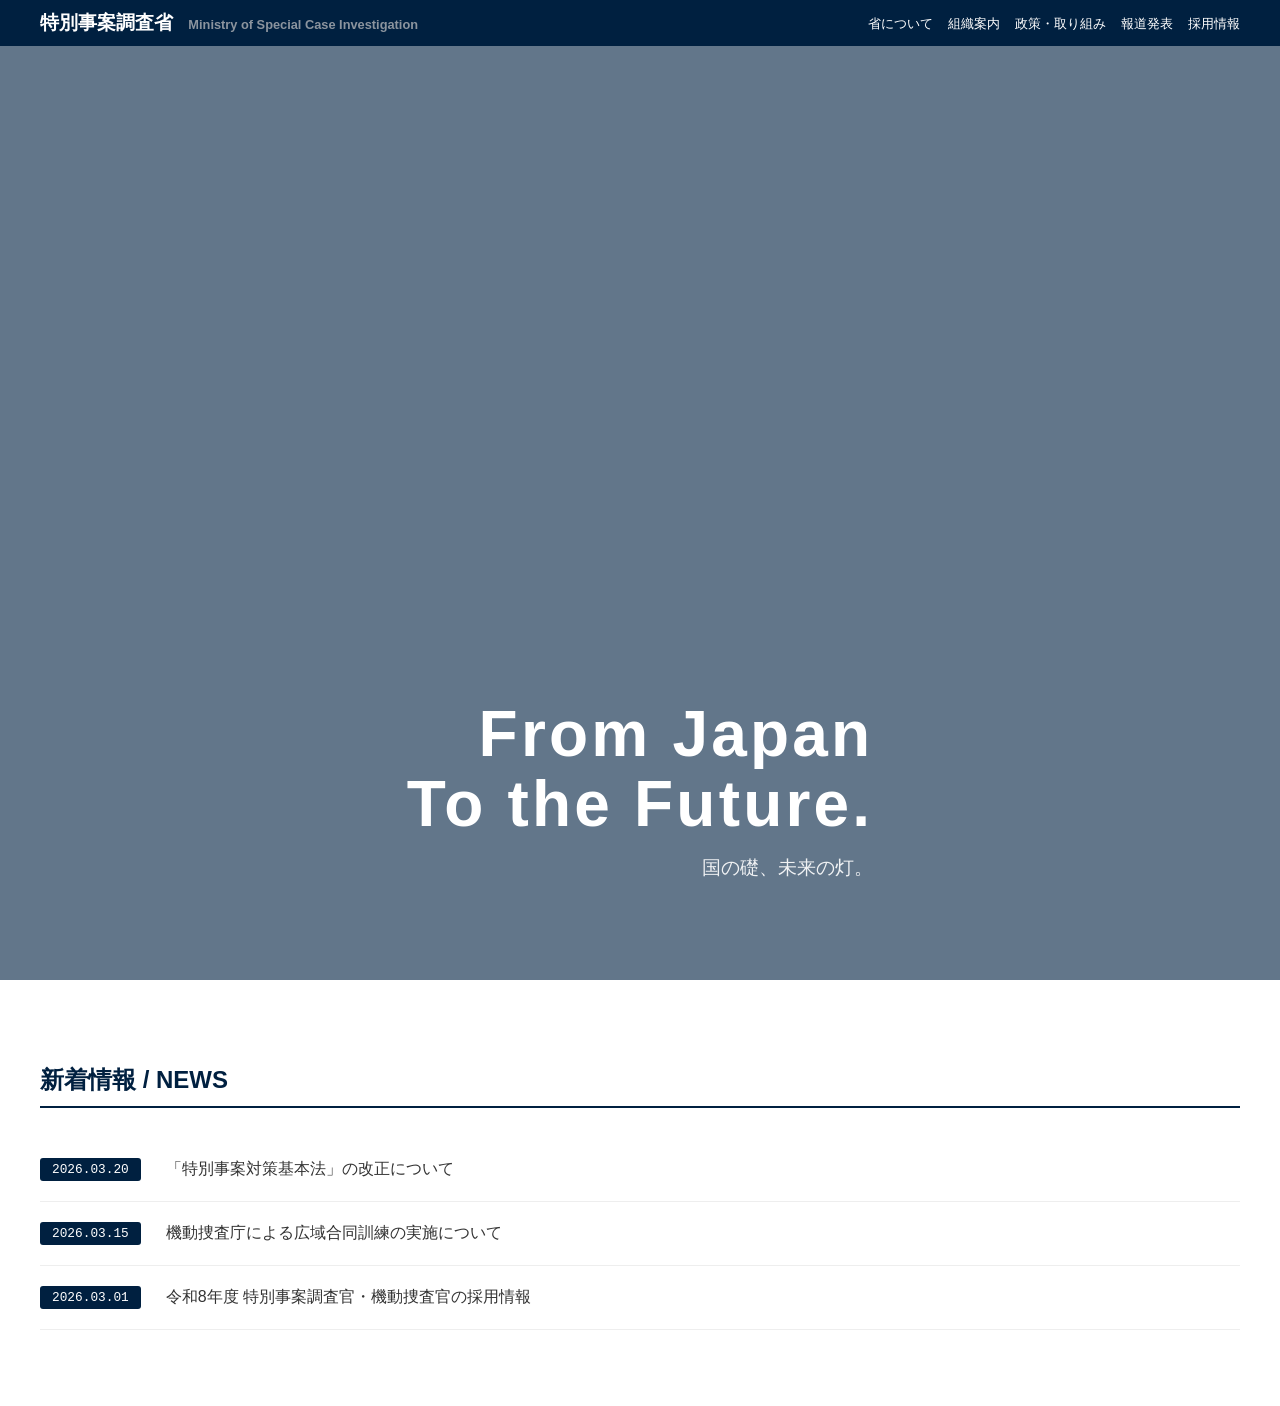
<file: index.html>
<!DOCTYPE html>
<html lang="ja">
<head>
    <meta charset="UTF-8">
    <title>特別事案調査省 - Ministry of Special Case Investigation</title>
    <link rel="stylesheet" href="style.css">
</head>
<body>

<div id="header-placeholder"></div>

<main>
    <section class="hero-banner">
        <div class="container">
            <div class="hero-content">
                <h2>From Japan<br>To the Future.</h2>
                <p>国の礎、未来の灯。</p>
            </div>
        </div>
    </section>

    <div class="news-section">
        <div class="container">
            <h3>新着情報 / NEWS</h3>
            <ul class="news-list">
                <li>
                    <span class="date">2026.03.20</span> 
                    <a href="#">「特別事案対策基本法」の改正について</a>
                </li>
                <li>
                    <span class="date">2026.03.15</span> 
                    <a href="#">機動捜査庁による広域合同訓練の実施について</a>
                </li>
                <li>
                    <span class="date">2026.03.01</span> 
                    <a href="#">令和8年度 特別事案調査官・機動捜査官の採用情報</a>
                </li>
            </ul>
        </div>
    </div>
</main>

<script>
    fetch('header.html')
        .then(response => response.text())
        .then(data => {
            document.getElementById('header-placeholder').innerHTML = data;
        });
</script>

</body>
</html>
</file>
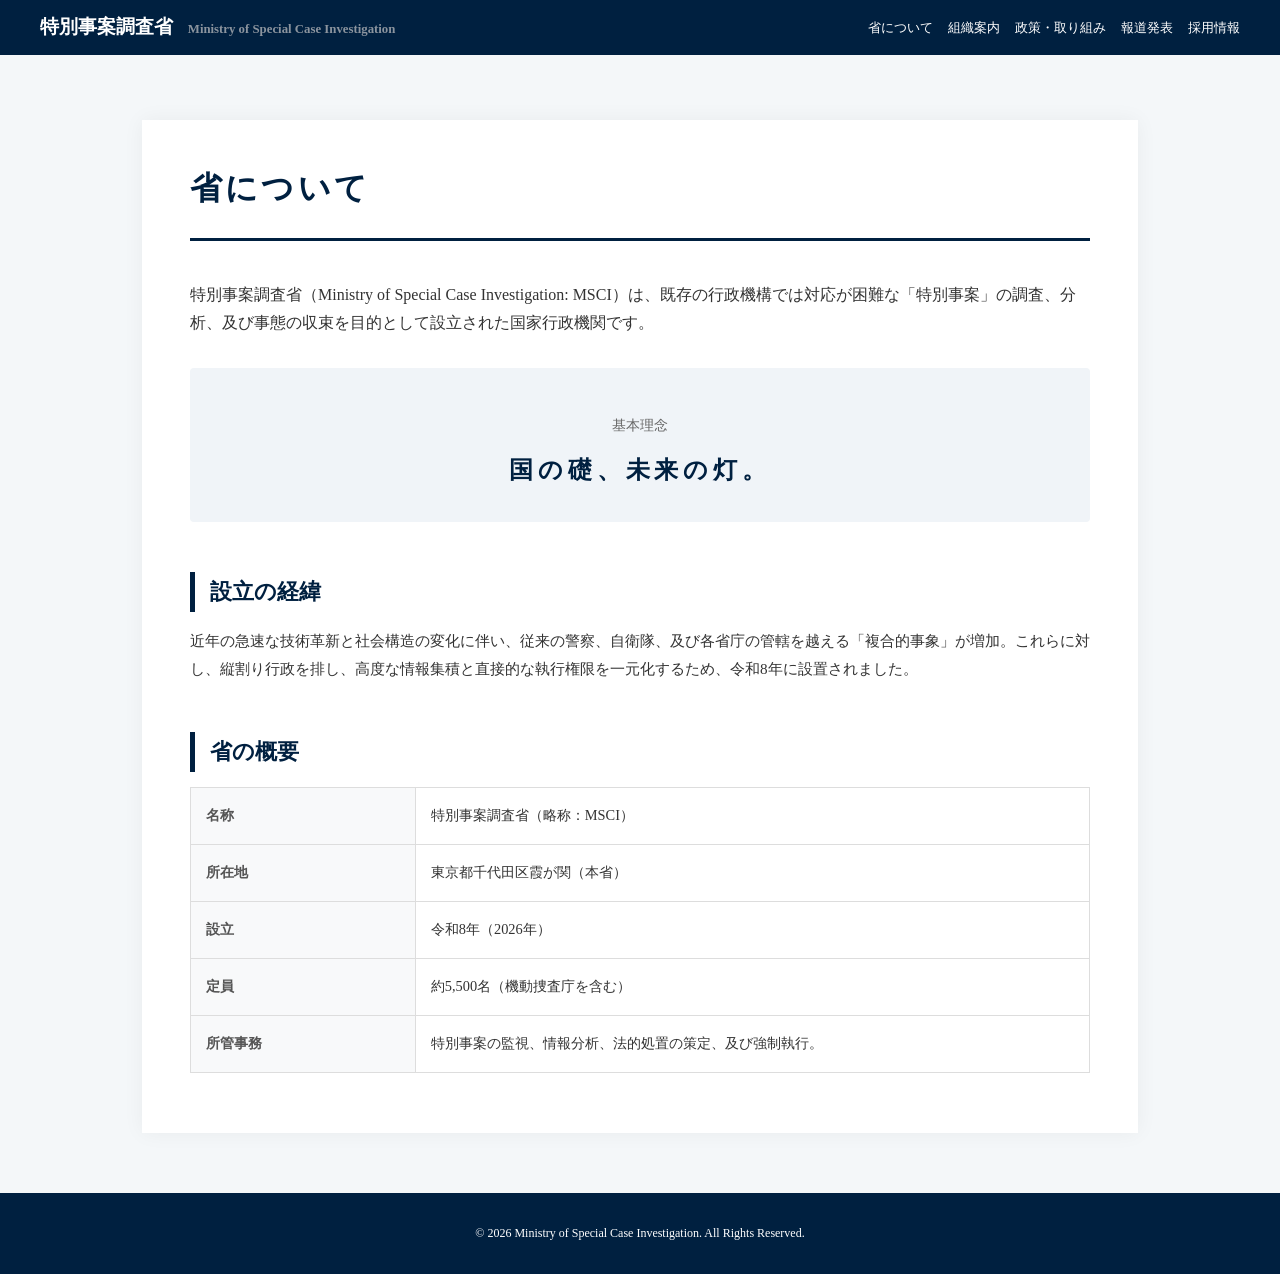
<file: about.html>
<!DOCTYPE html>
<html lang="ja">
<head>
  <meta charset="UTF-8">
  <meta name="viewport" content="width=device-width, initial-scale=1.0">
  <title>省について | 特別事案調査省 - MSCI</title>
  <link rel="stylesheet" href="style.css">
  <style>
    body {
      margin: 0;
      font-family: "Hiragino Mincho ProN", "MS Mincho", serif;
      background: #f4f7f9;
      line-height: 1.8;
      color: #333;
    }

    .content-container {
      max-width: 900px;
      margin: 120px auto 60px;
      padding: 0 48px 60px;
      background: white;
      box-shadow: 0 0 20px rgba(0,0,0,0.05);
    }

    .page-header {
      padding: 40px 0 20px;
      border-bottom: 3px solid #002040;
      margin-bottom: 40px;
    }

    .page-header h2 {
      font-size: 2rem;
      color: #002040;
      margin: 0;
      letter-spacing: 0.1em;
    }

    .section-title {
      color: #002040;
      font-size: 1.4rem;
      margin-top: 50px;
      margin-bottom: 15px;
      border-left: 5px solid #002040;
      padding-left: 15px;
    }

    .data-table { width: 100%; border-collapse: collapse; margin-top: 15px; font-size: 0.9rem; }
    .data-table th, .data-table td { border: 1px solid #ddd; padding: 15px; text-align: left; }
    
    .data-table th {
        background-color: #f8f9fa;
        color: #555;
        width: 25%;
    }

    .philosophy-box {
      background: #f0f4f8;
      padding: 30px;
      text-align: center;
      margin: 30px 0;
      border-radius: 4px;
    }

    .philosophy-text {
      font-size: 1.5rem;
      color: #002040;
      font-weight: bold;
      letter-spacing: 0.2em;
    }

    footer { background: #002040; color: #fff; text-align: center; padding: 30px; font-size: 12px; }
  </style>
</head>
<body>

  <div id="header-placeholder"></div>

  <main class="content-container">
    <div class="page-header">
      <h2>省について</h2>
    </div>

    <section>
        <p>特別事案調査省（Ministry of Special Case Investigation: MSCI）は、既存の行政機構では対応が困難な「特別事案」の調査、分析、及び事態の収束を目的として設立された国家行政機関です。</p>
        
        <div class="philosophy-box">
            <p style="font-size: 0.9rem; margin-bottom: 10px; color: #666;">基本理念</p>
            <span class="philosophy-text">国の礎、未来の灯。</span>
        </div>
    </section>

    <section>
        <h3 class="section-title">設立の経緯</h3>
        <p style="font-size: 0.95rem;">
            近年の急速な技術革新と社会構造の変化に伴い、従来の警察、自衛隊、及び各省庁の管轄を越える「複合的事象」が増加。これらに対し、縦割り行政を排し、高度な情報集積と直接的な執行権限を一元化するため、令和8年に設置されました。
        </p>
    </section>

    <section>
        <h3 class="section-title">省の概要</h3>
        <table class="data-table">
            <tr>
                <th>名称</th>
                <td>特別事案調査省（略称：MSCI）</td>
            </tr>
            <tr>
                <th>所在地</th>
                <td>東京都千代田区霞が関（本省）</td>
            </tr>
            <tr>
                <th>設立</th>
                <td>令和8年（2026年）</td>
            </tr>
            <tr>
                <th>定員</th>
                <td>約5,500名（機動捜査庁を含む）</td>
            </tr>
            <tr>
                <th>所管事務</th>
                <td>特別事案の監視、情報分析、法的処置の策定、及び強制執行。</td>
            </tr>
        </table>
    </section>
  </main>

  <footer>
    &copy; 2026 Ministry of Special Case Investigation. All Rights Reserved.
  </footer>

  <script>
    fetch('header.html')
      .then(response => response.text())
      .then(data => {
        document.getElementById('header-placeholder').innerHTML = data;
      });
  </script>

</body>
</html>
</file>
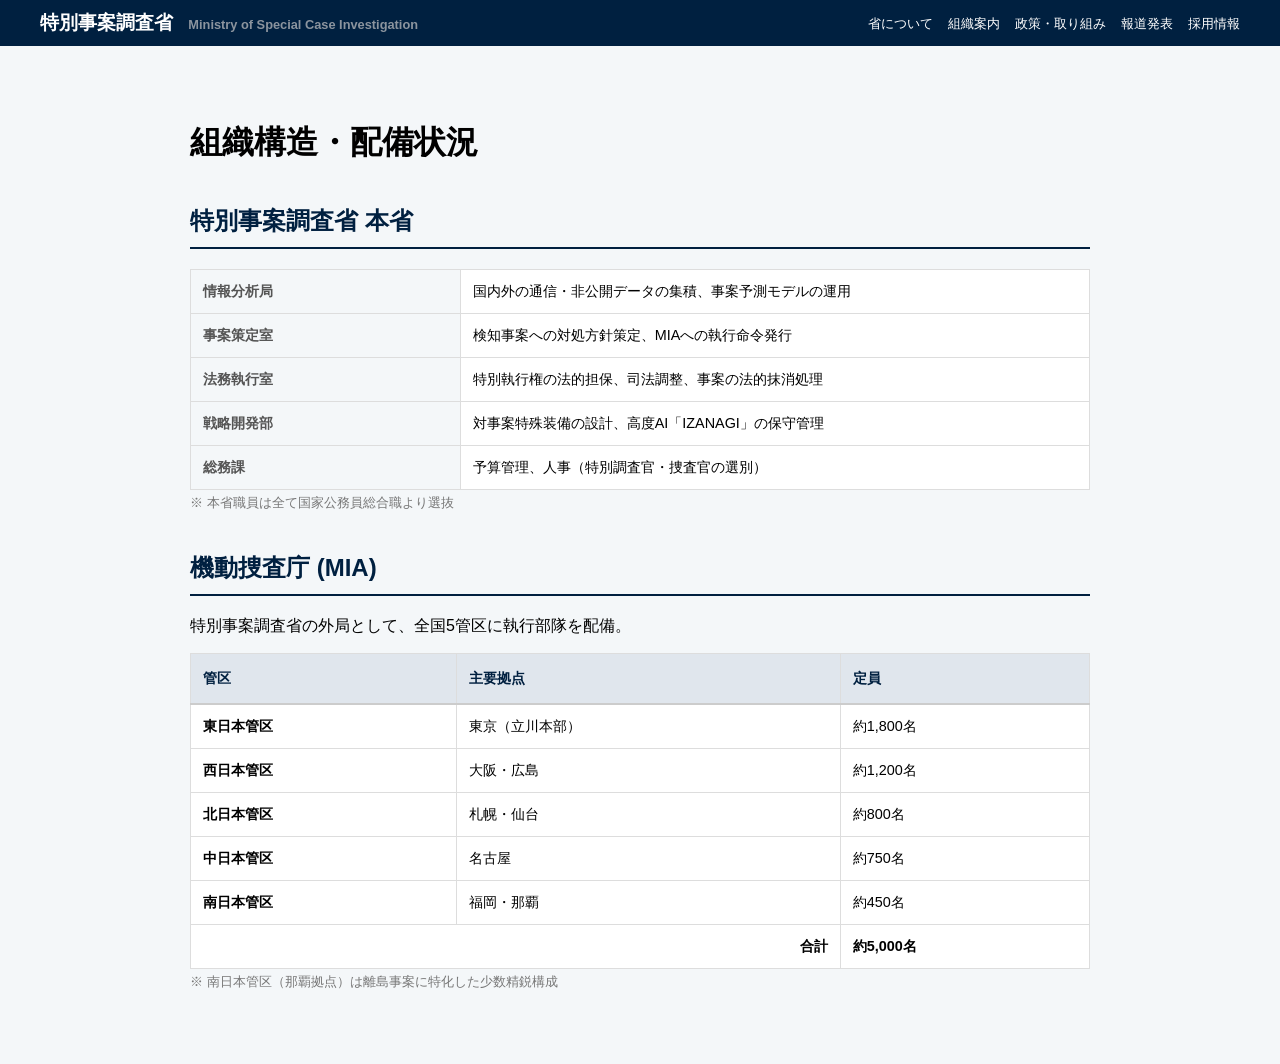
<file: organization.html>
<!DOCTYPE html>
<html lang="ja">
<head>
    <meta charset="UTF-8">
    <title>組織案内 | 特別事案調査省 - MSCI</title>
    <link rel="stylesheet" href="style.css">
    <style>
        /* ページ専用：画像なしの硬派なレイアウト */
        .content-container { padding-top: 100px; padding-bottom: 60px; max-width: 900px; margin: 0 auto; }
        .section-title { color: #002040; border-bottom: 2px solid #002040; padding-bottom: 10px; margin-top: 40px; }
        
        .data-table { width: 100%; border-collapse: collapse; margin-top: 15px; font-size: 0.9rem; }
        .data-table th, .data-table td { border: 1px solid #ddd; padding: 12px; text-align: left; }
        
        /* 本省用（縦見出し） */
        .msci-base-table th { background: #f4f7f9; color: #555; width: 30%; }
        
        /* MIA用（横見出し・修正箇所） */
        .mia-table thead th {
            /* 修正点1：見出しの背景色を少し濃く、文字を太くして視認性アップ */
            background-color: #e0e6ed; 
            color: #002040; /* 文字色を濃い紺に */
            font-weight: bold; /* 太字 */
            border-bottom: 2px solid #ccc; /* 下線を少し強調 */
            padding: 15px 12px; /* 少し余白を広げる */
        }
        
        .data-table td { background: #fff; }
        .caption { font-size: 0.8rem; color: #777; margin-top: 5px; }
    </style>
</head>
<body>

<div id="header-placeholder"></div>

<main class="content-container">
    <h1>組織構造・配備状況</h1>

    <section>
        <h2 class="section-title">特別事案調査省 本省</h2>
        <table class="data-table msci-base-table">
            <tr><th>情報分析局</th><td>国内外の通信・非公開データの集積、事案予測モデルの運用</td></tr>
            <tr><th>事案策定室</th><td>検知事案への対処方針策定、MIAへの執行命令発行</td></tr>
            <tr><th>法務執行室</th><td>特別執行権の法的担保、司法調整、事案の法的抹消処理</td></tr>
            <tr><th>戦略開発部</th><td>対事案特殊装備の設計、高度AI「IZANAGI」の保守管理</td></tr>
            <tr><th>総務課</th><td>予算管理、人事（特別調査官・捜査官の選別）</td></tr>
        </table>
        <p class="caption">※ 本省職員は全て国家公務員総合職より選抜</p>
    </section>

    <section>
        <h2 class="section-title">機動捜査庁 (MIA)</h2>
        <p>特別事案調査省の外局として、全国5管区に執行部隊を配備。</p>
        <table class="data-table mia-table">
            <thead>
                <tr>
                    <th>管区</th>
                    <th>主要拠点</th>
                    <th>定員</th>
                </tr>
            </thead>
            <tbody>
                <tr><td><strong>東日本管区</strong></td><td>東京（立川本部）</td><td>約1,800名</td></tr>
                <tr><td><strong>西日本管区</strong></td><td>大阪・広島</td><td>約1,200名</td></tr>
                <tr><td><strong>北日本管区</strong></td><td>札幌・仙台</td><td>約800名</td></tr>
                <tr><td><strong>中日本管区</strong></td><td>名古屋</td><td>約750名</td></tr>
                <tr><td><strong>南日本管区</strong></td><td>福岡・那覇</td><td>約450名</td></tr>
            </tbody>
            <tfoot>
                <tr style="font-weight: bold; background: #f9f9f9;">
                    <td colspan="2" style="text-align: right;">合計</td>
                    <td>約5,000名</td>
                </tr>
            </tfoot>
        </table>
        <p class="caption">※ 南日本管区（那覇拠点）は離島事案に特化した少数精鋭構成</p>
    </section>
</main>

<script>
    fetch('header.html')
        .then(response => response.text())
        .then(data => {
            document.getElementById('header-placeholder').innerHTML = data;
        });
</script>

</body>
</html>
</file>
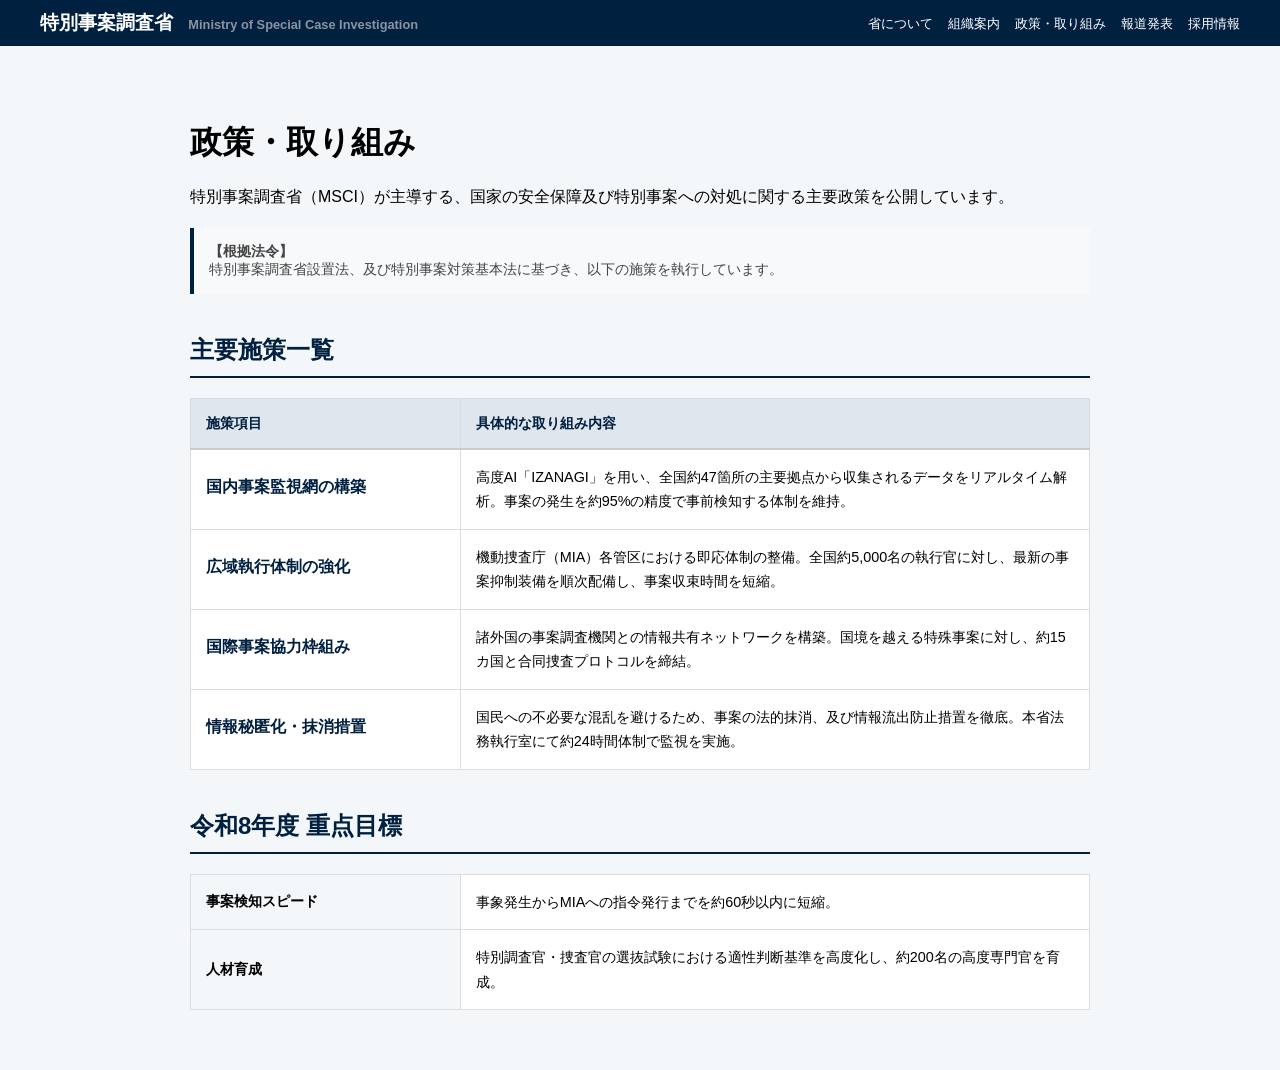
<file: policy.html>
<!DOCTYPE html>
<html lang="ja">
<head>
    <meta charset="UTF-8">
    <title>政策・取り組み | 特別事案調査省 - MSCI</title>
    <link rel="stylesheet" href="style.css">
    <style>
        /* 共通：画像なしの硬派なレイアウト */
        .content-container { padding-top: 100px; padding-bottom: 60px; max-width: 900px; margin: 0 auto; }
        .section-title { color: #002040; border-bottom: 2px solid #002040; padding-bottom: 10px; margin-top: 40px; }
        
        .data-table { width: 100%; border-collapse: collapse; margin-top: 15px; font-size: 0.9rem; }
        .data-table th, .data-table td { border: 1px solid #ddd; padding: 15px; text-align: left; }
        
        /* 見出しの視認性強化（前ページ踏襲） */
        .data-table thead th {
            background-color: #e0e6ed; 
            color: #002040; 
            font-weight: bold;
            border-bottom: 2px solid #ccc;
        }
        
        .data-table td { background: #fff; line-height: 1.7; }
        .policy-name { font-weight: bold; color: #002040; font-size: 1rem; display: block; margin-bottom: 5px; }
        
        .law-reference { 
            background: #f8f9fa; border-left: 4px solid #002040; padding: 15px; 
            margin: 20px 0; font-size: 0.85rem; color: #444;
        }
    </style>
</head>
<body>

<div id="header-placeholder"></div>

<main class="content-container">
    <h1>政策・取り組み</h1>
    <p>特別事案調査省（MSCI）が主導する、国家の安全保障及び特別事案への対処に関する主要政策を公開しています。</p>

    <div class="law-reference">
        <strong>【根拠法令】</strong><br>
        特別事案調査省設置法、及び特別事案対策基本法に基づき、以下の施策を執行しています。
    </div>

    <section>
        <h2 class="section-title">主要施策一覧</h2>
        <table class="data-table">
            <thead>
                <tr>
                    <th style="width: 30%;">施策項目</th>
                    <th style="width: 70%;">具体的な取り組み内容</th>
                </tr>
            </thead>
            <tbody>
                <tr>
                    <td><span class="policy-name">国内事案監視網の構築</span></td>
                    <td>高度AI「IZANAGI」を用い、全国約47箇所の主要拠点から収集されるデータをリアルタイム解析。事案の発生を約95%の精度で事前検知する体制を維持。</td>
                </tr>
                <tr>
                    <td><span class="policy-name">広域執行体制の強化</span></td>
                    <td>機動捜査庁（MIA）各管区における即応体制の整備。全国約5,000名の執行官に対し、最新の事案抑制装備を順次配備し、事案収束時間を短縮。</td>
                </tr>
                <tr>
                    <td><span class="policy-name">国際事案協力枠組み</span></td>
                    <td>諸外国の事案調査機関との情報共有ネットワークを構築。国境を越える特殊事案に対し、約15カ国と合同捜査プロトコルを締結。</td>
                </tr>
                <tr>
                    <td><span class="policy-name">情報秘匿化・抹消措置</span></td>
                    <td>国民への不必要な混乱を避けるため、事案の法的抹消、及び情報流出防止措置を徹底。本省法務執行室にて約24時間体制で監視を実施。</td>
                </tr>
            </tbody>
        </table>
    </section>

    <section>
        <h2 class="section-title">令和8年度 重点目標</h2>
        <table class="data-table">
            <tr>
                <th style="background: #f4f7f9; width: 30%;">事案検知スピード</th>
                <td>事象発生からMIAへの指令発行までを約60秒以内に短縮。</td>
            </tr>
            <tr>
                <th style="background: #f4f7f9;">人材育成</th>
                <td>特別調査官・捜査官の選抜試験における適性判断基準を高度化し、約200名の高度専門官を育成。</td>
            </tr>
        </table>
    </section>
</main>

<script>
    fetch('header.html')
        .then(response => response.text())
        .then(data => {
            document.getElementById('header-placeholder').innerHTML = data;
        });
</script>

</body>
</html>
</file>
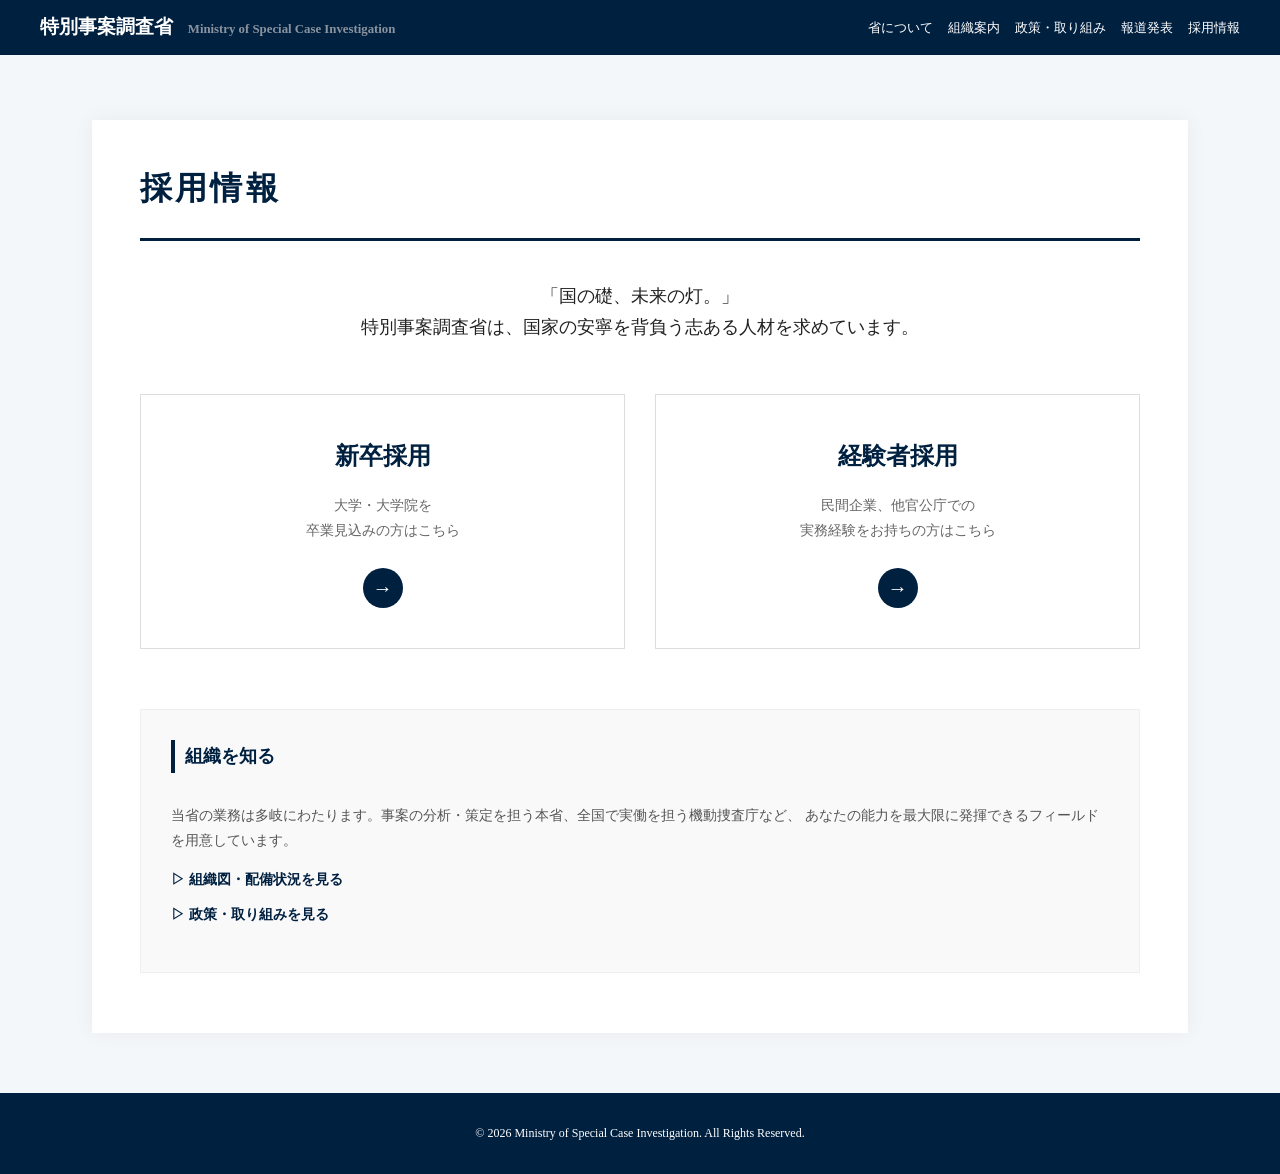
<file: recruit.html>
<!DOCTYPE html>
<html lang="ja">
<head>
  <meta charset="UTF-8">
  <meta name="viewport" content="width=device-width, initial-scale=1.0">
  <title>採用情報 | 特別事案調査省 - MSCI</title>
  <link rel="stylesheet" href="style.css">
  <style>
    body {
      margin: 0;
      font-family: "Hiragino Mincho ProN", "MS Mincho", serif;
      background: #f4f7f9;
      line-height: 1.8;
      color: #333;
    }

    .recruit-container {
      max-width: 1000px;
      margin: 120px auto 60px;
      padding: 0 48px 60px;
      background: white;
      box-shadow: 0 0 20px rgba(0,0,0,0.05);
    }

    .page-header {
      padding: 40px 0 20px;
      border-bottom: 3px solid #002040;
      margin-bottom: 40px;
    }

    .page-header h2 {
      font-size: 2rem;
      color: #002040;
      margin: 0;
      letter-spacing: 0.1em;
    }

    .intro-text {
      font-size: 1.1rem;
      text-align: center;
      margin-bottom: 50px;
      color: #222;
    }

    /* 選択エリア */
    .recruit-selection {
      display: flex;
      gap: 30px;
      margin-bottom: 60px;
    }

    .selection-card {
      flex: 1;
      border: 1px solid #ddd;
      padding: 40px 20px;
      text-align: center;
      transition: 0.3s;
      background: #fff;
      cursor: pointer;
      text-decoration: none; /* 下線を消す */
      color: inherit;
      display: block; /* 領域全体をクリック可能に */
    }

    .selection-card:hover {
      border-color: #002040;
      background: #f0f4f8;
      transform: translateY(-5px);
    }

    .selection-card h4 {
      font-size: 24px;
      margin: 0 0 15px 0;
      color: #002040;
    }

    .selection-card p {
      font-size: 14px;
      color: #666;
      margin-bottom: 25px;
    }

    .btn-arrow {
      display: inline-block;
      width: 40px;
      height: 40px;
      line-height: 40px;
      background: #002040;
      color: white;
      border-radius: 50%;
      font-size: 20px;
    }

    /* インフォメーション */
    .info-box {
      background: #f9f9f9;
      padding: 30px;
      border: 1px solid #eee;
    }

    .info-box h5 {
      margin-top: 0;
      font-size: 18px;
      border-left: 4px solid #002040;
      padding-left: 10px;
      color: #002040;
    }

    .info-list { list-style: none; padding: 0; font-size: 14px; }
    .info-list li { margin-bottom: 10px; }
    .info-list a { color: #002040; text-decoration: none; font-weight: bold; }
    .info-list a:hover { text-decoration: underline; }

    footer { background: #002040; color: #fff; text-align: center; padding: 30px; font-size: 12px; }
  </style>
</head>
<body>

  <div id="header-placeholder"></div>

  <main class="recruit-container">
    <div class="page-header">
      <h2>採用情報</h2>
    </div>

    <div class="intro-text">
      <p>「国の礎、未来の灯。」<br>
      特別事案調査省は、国家の安寧を背負う志ある人材を求めています。</p>
    </div>

    <div class="recruit-selection">
      <a href="recruit_new.html" class="selection-card">
        <h4>新卒採用</h4>
        <p>大学・大学院を<br>卒業見込みの方はこちら</p>
        <div class="btn-arrow">→</div>
      </a>

      <a href="recruit_mid.html" class="selection-card">
        <h4>経験者採用</h4>
        <p>民間企業、他官公庁での<br>実務経験をお持ちの方はこちら</p>
        <div class="btn-arrow">→</div>
      </a>
    </div>

    <div class="info-box">
      <h5>組織を知る</h5>
      <p style="font-size: 14px; color: #555;">
        当省の業務は多岐にわたります。事案の分析・策定を担う本省、全国で実働を担う機動捜査庁など、
        あなたの能力を最大限に発揮できるフィールドを用意しています。
      </p>
      <ul class="info-list">
        <li><a href="organization.html">▷ 組織図・配備状況を見る</a></li>
        <li><a href="policy.html">▷ 政策・取り組みを見る</a></li>
      </ul>
    </div>
  </main>

  <footer>
    &copy; 2026 Ministry of Special Case Investigation. All Rights Reserved.
  </footer>

  <script>
    fetch('header.html')
      .then(response => response.text())
      .then(data => {
        document.getElementById('header-placeholder').innerHTML = data;
      });
  </script>

</body>
</html>
</file>
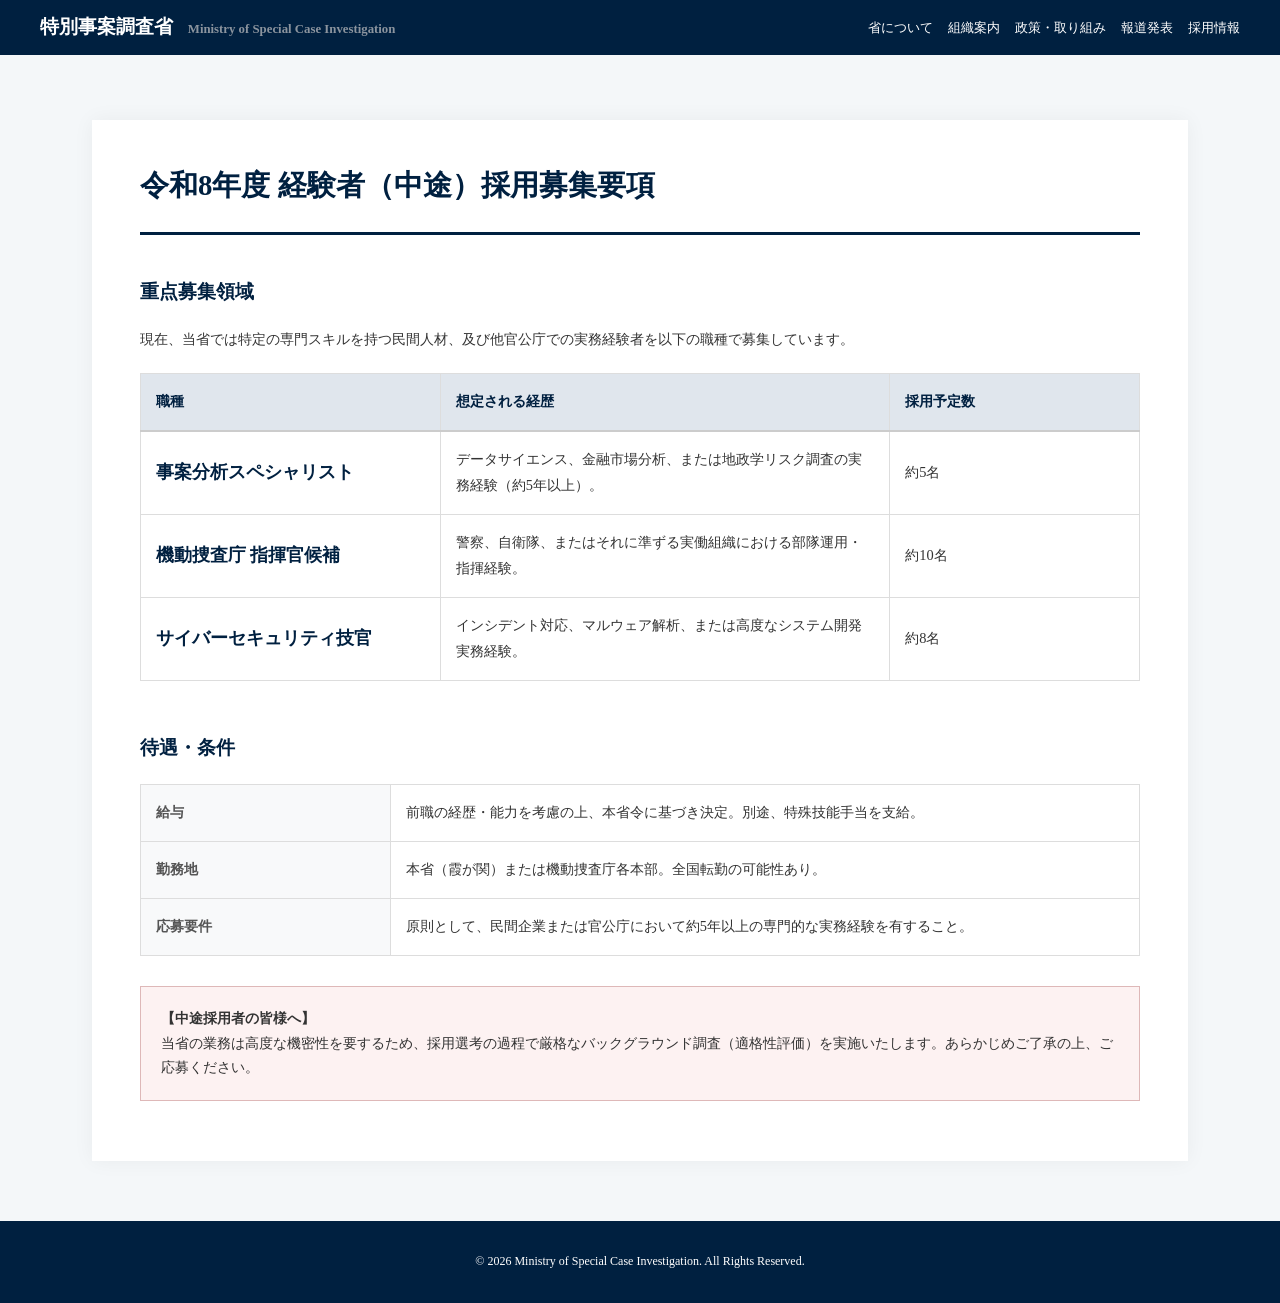
<file: recruit_mid.html>
<!DOCTYPE html>
<html lang="ja">
<head>
  <meta charset="UTF-8">
  <meta name="viewport" content="width=device-width, initial-scale=1.0">
  <title>経験者採用 | 特別事案調査省 - MSCI</title>
  <link rel="stylesheet" href="style.css">
  <style>
    body {
      margin: 0;
      font-family: "Hiragino Mincho ProN", "MS Mincho", serif;
      background: #f4f7f9;
      line-height: 1.8;
      color: #333;
    }

    .recruit-container {
      max-width: 1000px;
      margin: 120px auto 60px;
      padding: 0 48px 60px;
      background: white;
      box-shadow: 0 0 20px rgba(0,0,0,0.05);
    }

    .page-header {
      padding: 40px 0 20px;
      border-bottom: 3px solid #002040;
      margin-bottom: 40px;
    }

    .page-header h2 {
      font-size: 1.8rem;
      color: #002040;
      margin: 0;
    }

    /* テーブルデザインの統一 */
    .data-table { width: 100%; border-collapse: collapse; margin-top: 20px; font-size: 0.9rem; }
    .data-table th, .data-table td { border: 1px solid #ddd; padding: 15px; text-align: left; }
    
    /* 見出しの視認性 */
    .data-table thead th {
        background-color: #e0e6ed; 
        color: #002040; 
        font-weight: bold;
        border-bottom: 2px solid #ccc;
    }

    .data-table th.side-label {
        background-color: #f8f9fa;
        width: 25%;
        color: #555;
    }

    .job-name { font-weight: bold; font-size: 1.1rem; color: #002040; }

    .mid-notice {
        background: #fdf2f2; border: 1px solid #deb8b8; padding: 20px; margin-top: 30px; 
        font-size: 0.85rem; color: #333;
    }

    footer { background: #002040; color: #fff; text-align: center; padding: 30px; font-size: 12px; }
  </style>
</head>
<body>

  <div id="header-placeholder"></div>

  <main class="recruit-container">
    <div class="page-header">
      <h2>令和8年度 経験者（中途）採用募集要項</h2>
    </div>

    <section>
        <h3 style="color: #002040;">重点募集領域</h3>
        <p style="font-size: 0.9rem;">現在、当省では特定の専門スキルを持つ民間人材、及び他官公庁での実務経験者を以下の職種で募集しています。</p>
        <table class="data-table">
            <thead>
                <tr>
                    <th style="width: 30%;">職種</th>
                    <th style="width: 45%;">想定される経歴</th>
                    <th style="width: 25%;">採用予定数</th>
                </tr>
            </thead>
            <tbody>
                <tr>
                    <td><span class="job-name">事案分析スペシャリスト</span></td>
                    <td>データサイエンス、金融市場分析、または地政学リスク調査の実務経験（約5年以上）。</td>
                    <td>約5名</td>
                </tr>
                <tr>
                    <td><span class="job-name">機動捜査庁 指揮官候補</span></td>
                    <td>警察、自衛隊、またはそれに準ずる実働組織における部隊運用・指揮経験。</td>
                    <td>約10名</td>
                </tr>
                <tr>
                    <td><span class="job-name">サイバーセキュリティ技官</span></td>
                    <td>インシデント対応、マルウェア解析、または高度なシステム開発実務経験。</td>
                    <td>約8名</td>
                </tr>
            </tbody>
        </table>
    </section>

    <section>
        <h3 style="color: #002040; margin-top: 50px;">待遇・条件</h3>
        <table class="data-table">
            <tr>
                <th class="side-label">給与</th>
                <td>前職の経歴・能力を考慮の上、本省令に基づき決定。別途、特殊技能手当を支給。</td>
            </tr>
            <tr>
                <th class="side-label">勤務地</th>
                <td>本省（霞が関）または機動捜査庁各本部。全国転勤の可能性あり。</td>
            </tr>
            <tr>
                <th class="side-label">応募要件</th>
                <td>原則として、民間企業または官公庁において約5年以上の専門的な実務経験を有すること。</td>
            </tr>
        </table>
    </section>

    <div class="mid-notice">
        <strong>【中途採用者の皆様へ】</strong><br>
        当省の業務は高度な機密性を要するため、採用選考の過程で厳格なバックグラウンド調査（適格性評価）を実施いたします。あらかじめご了承の上、ご応募ください。
    </div>
  </main>

  <footer>
    &copy; 2026 Ministry of Special Case Investigation. All Rights Reserved.
  </footer>

  <script>
    fetch('header.html')
      .then(response => response.text())
      .then(data => {
        document.getElementById('header-placeholder').innerHTML = data;
      });
  </script>

</body>
</html>
</file>
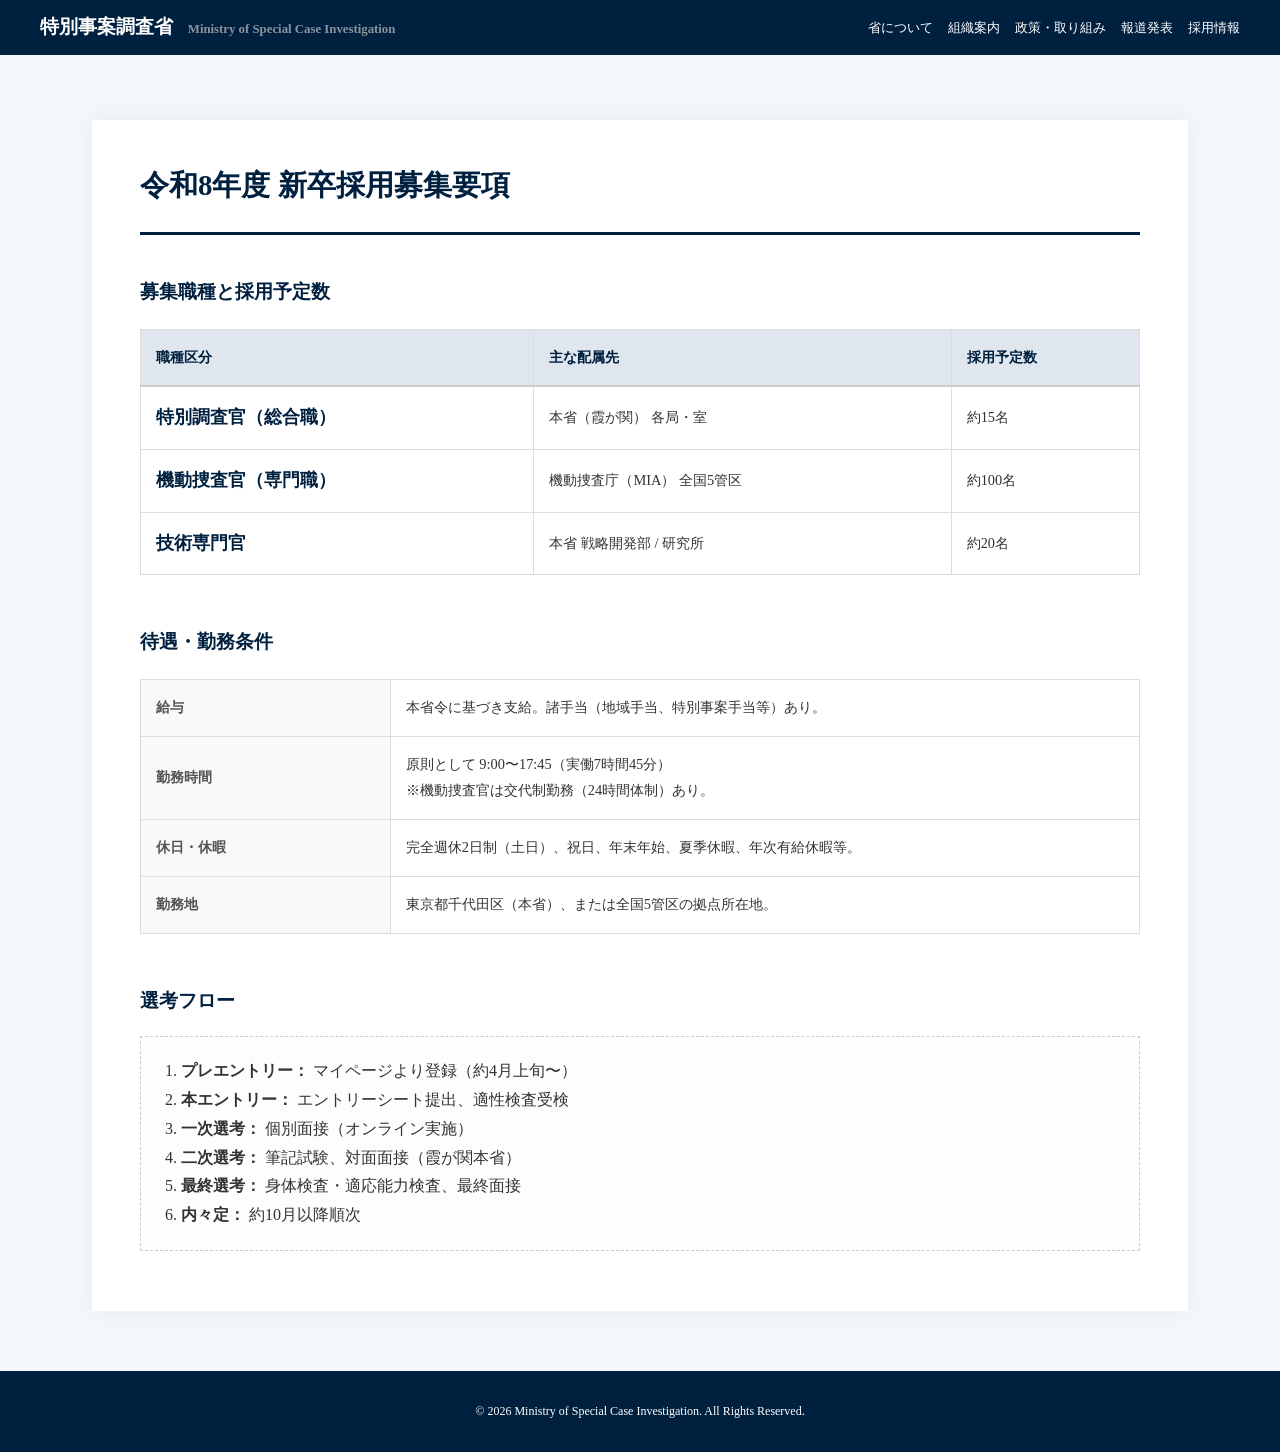
<file: recruit_new.html>
<!DOCTYPE html>
<html lang="ja">
<head>
  <meta charset="UTF-8">
  <meta name="viewport" content="width=device-width, initial-scale=1.0">
  <title>新卒採用 | 特別事案調査省 - MSCI</title>
  <link rel="stylesheet" href="style.css">
  <style>
    body {
      margin: 0;
      font-family: "Hiragino Mincho ProN", "MS Mincho", serif;
      background: #f4f7f9;
      line-height: 1.8;
      color: #333;
    }

    .recruit-container {
      max-width: 1000px;
      margin: 120px auto 60px;
      padding: 0 48px 60px;
      background: white;
      box-shadow: 0 0 20px rgba(0,0,0,0.05);
    }

    .page-header {
      padding: 40px 0 20px;
      border-bottom: 3px solid #002040;
      margin-bottom: 40px;
    }

    .page-header h2 {
      font-size: 1.8rem;
      color: #002040;
      margin: 0;
    }

    /* テーブルデザインの統一 */
    .data-table { width: 100%; border-collapse: collapse; margin-top: 20px; font-size: 0.9rem; }
    .data-table th, .data-table td { border: 1px solid #ddd; padding: 15px; text-align: left; }
    
    /* 見出しの視認性（前ページ踏襲） */
    .data-table thead th {
        background-color: #e0e6ed; 
        color: #002040; 
        font-weight: bold;
        border-bottom: 2px solid #ccc;
    }

    .data-table th.side-label {
        background-color: #f8f9fa;
        width: 25%;
        color: #555;
    }

    .job-name { font-weight: bold; font-size: 1.1rem; color: #002040; }

    .step-box {
        background: #fdfdfd; border: 1px dashed #ccc; padding: 20px; margin-top: 10px;
    }

    footer { background: #002040; color: #fff; text-align: center; padding: 30px; font-size: 12px; }
  </style>
</head>
<body>

  <div id="header-placeholder"></div>

  <main class="recruit-container">
    <div class="page-header">
      <h2>令和8年度 新卒採用募集要項</h2>
    </div>

    <section>
        <h3 style="color: #002040;">募集職種と採用予定数</h3>
        <table class="data-table">
            <thead>
                <tr>
                    <th>職種区分</th>
                    <th>主な配属先</th>
                    <th>採用予定数</th>
                </tr>
            </thead>
            <tbody>
                <tr>
                    <td><span class="job-name">特別調査官（総合職）</span></td>
                    <td>本省（霞が関） 各局・室</td>
                    <td>約15名</td>
                </tr>
                <tr>
                    <td><span class="job-name">機動捜査官（専門職）</span></td>
                    <td>機動捜査庁（MIA） 全国5管区</td>
                    <td>約100名</td>
                </tr>
                <tr>
                    <td><span class="job-name">技術専門官</span></td>
                    <td>本省 戦略開発部 / 研究所</td>
                    <td>約20名</td>
                </tr>
            </tbody>
        </table>
    </section>

    <section>
        <h3 style="color: #002040; margin-top: 50px;">待遇・勤務条件</h3>
        <table class="data-table">
            <tr>
                <th class="side-label">給与</th>
                <td>本省令に基づき支給。諸手当（地域手当、特別事案手当等）あり。</td>
            </tr>
            <tr>
                <th class="side-label">勤務時間</th>
                <td>原則として 9:00〜17:45（実働7時間45分）<br>※機動捜査官は交代制勤務（24時間体制）あり。</td>
            </tr>
            <tr>
                <th class="side-label">休日・休暇</th>
                <td>完全週休2日制（土日）、祝日、年末年始、夏季休暇、年次有給休暇等。</td>
            </tr>
            <tr>
                <th class="side-label">勤務地</th>
                <td>東京都千代田区（本省）、または全国5管区の拠点所在地。</td>
            </tr>
        </table>
    </section>

    <section>
        <h3 style="color: #002040; margin-top: 50px;">選考フロー</h3>
        <div class="step-box">
            <ol style="margin: 0; padding-left: 20px;">
                <li><strong>プレエントリー：</strong> マイページより登録（約4月上旬〜）</li>
                <li><strong>本エントリー：</strong> エントリーシート提出、適性検査受検</li>
                <li><strong>一次選考：</strong> 個別面接（オンライン実施）</li>
                <li><strong>二次選考：</strong> 筆記試験、対面面接（霞が関本省）</li>
                <li><strong>最終選考：</strong> 身体検査・適応能力検査、最終面接</li>
                <li><strong>内々定：</strong> 約10月以降順次</li>
            </ol>
        </div>
    </section>
  </main>

  <footer>
    &copy; 2026 Ministry of Special Case Investigation. All Rights Reserved.
  </footer>

  <script>
    fetch('header.html')
      .then(response => response.text())
      .then(data => {
        document.getElementById('header-placeholder').innerHTML = data;
      });
  </script>

</body>
</html>
</file>
<file: style.css>
/* 全体のリセット */
body, html {
    margin: 0;
    padding: 0;
    height: 100%;
    font-family: "Helvetica Neue", Arial, "Hiragino Kaku Gothic ProN", "Hiragino Sans", sans-serif;
    background-color: #f4f7f9;
}

.container {
    max-width: 1200px;
    margin: 0 auto;
    padding: 0 40px;
}

/* 1. ヘッダー（参考画像のような紺色の帯） */
.msci-header {
    background-color: #002040; /* 官公庁っぽい深い紺色 */
    color: white;
    padding: 10px 0;
    position: fixed; /* 画面上部に固定 */
    width: 100%;
    top: 0;
    z-index: 1000;
}

.msci-header .container {
    display: flex;
    justify-content: space-between;
    align-items: center;
}

.site-branding {
    font-weight: bold;
    font-size: 1.2rem;
}

.site-branding span {
    font-size: 0.8rem;
    color: #8b949e;
    margin-left: 10px;
}

.global-nav ul {
    display: flex;
    list-style: none;
    margin: 0;
    padding: 0;
    gap: 15px;
}

.global-nav a {
    text-decoration: none;
    color: white;
    font-size: 0.8rem;
    font-weight: 500;
    transition: 0.3s;
}

.global-nav a:hover {
    color: #00a0e9;
}

/* 2. 全画面ヒーローエリア（参考画像のようなメイン部分） */
.hero-banner {
    height: 100vh; /* 画面の高さ100% */
    background: linear-gradient(rgba(0, 32, 64, 0.6), rgba(0, 32, 64, 0.6)), 
                url('https://images.unsplash.com/photo-1503899036084-c55cdd92da26?auto=format&fit=crop&w=1200&q=80'); /* 仮の東京夜景画像 */
    background-size: cover;
    background-position: center;
    position: relative;
    display: flex;
    align-items: flex-end; /* 文字を下部に配置 */
    padding-bottom: 80px; /* 下部からの余白 */
    color: white;
}

/* 参考画像のような、大きな英語キャッチコピーと日本語サブテキスト */
.hero-content {
    width: 100%;
    text-align: right; /* 文字を右寄せ */
}

.hero-content h2 {
    font-size: 4rem; /* とにかく大きく */
    margin: 0;
    letter-spacing: 0.05em;
    font-weight: 700;
    line-height: 1.1;
}

.hero-content p {
    font-size: 1.2rem;
    margin-top: 15px;
    opacity: 0.9;
}

/* メインコンテンツ（ニュース部分など） */
main {
    margin-top: 0; /* ヒーローと繋げる */
}

.news-section {
    background: white;
    padding: 60px 0;
}

.news-section h3 {
    font-size: 1.5rem;
    color: #002040;
    border-bottom: 2px solid #002040;
    padding-bottom: 10px;
    margin-bottom: 30px;
}

.news-list {
    list-style: none;
    padding: 0;
}

.news-list li {
    padding: 20px 0;
    border-bottom: 1px solid #eee;
    display: flex;
    align-items: center;
}

.news-list .date {
    background: #002040;
    color: white;
    font-size: 0.8rem;
    padding: 4px 12px;
    border-radius: 3px;
    margin-right: 25px;
    font-family: monospace;
}

.news-list a {
    color: #333;
    text-decoration: none;
    font-weight: 500;
}

.news-list a:hover {
    color: #00a0e9;
    text-decoration: underline;
}
</file>
